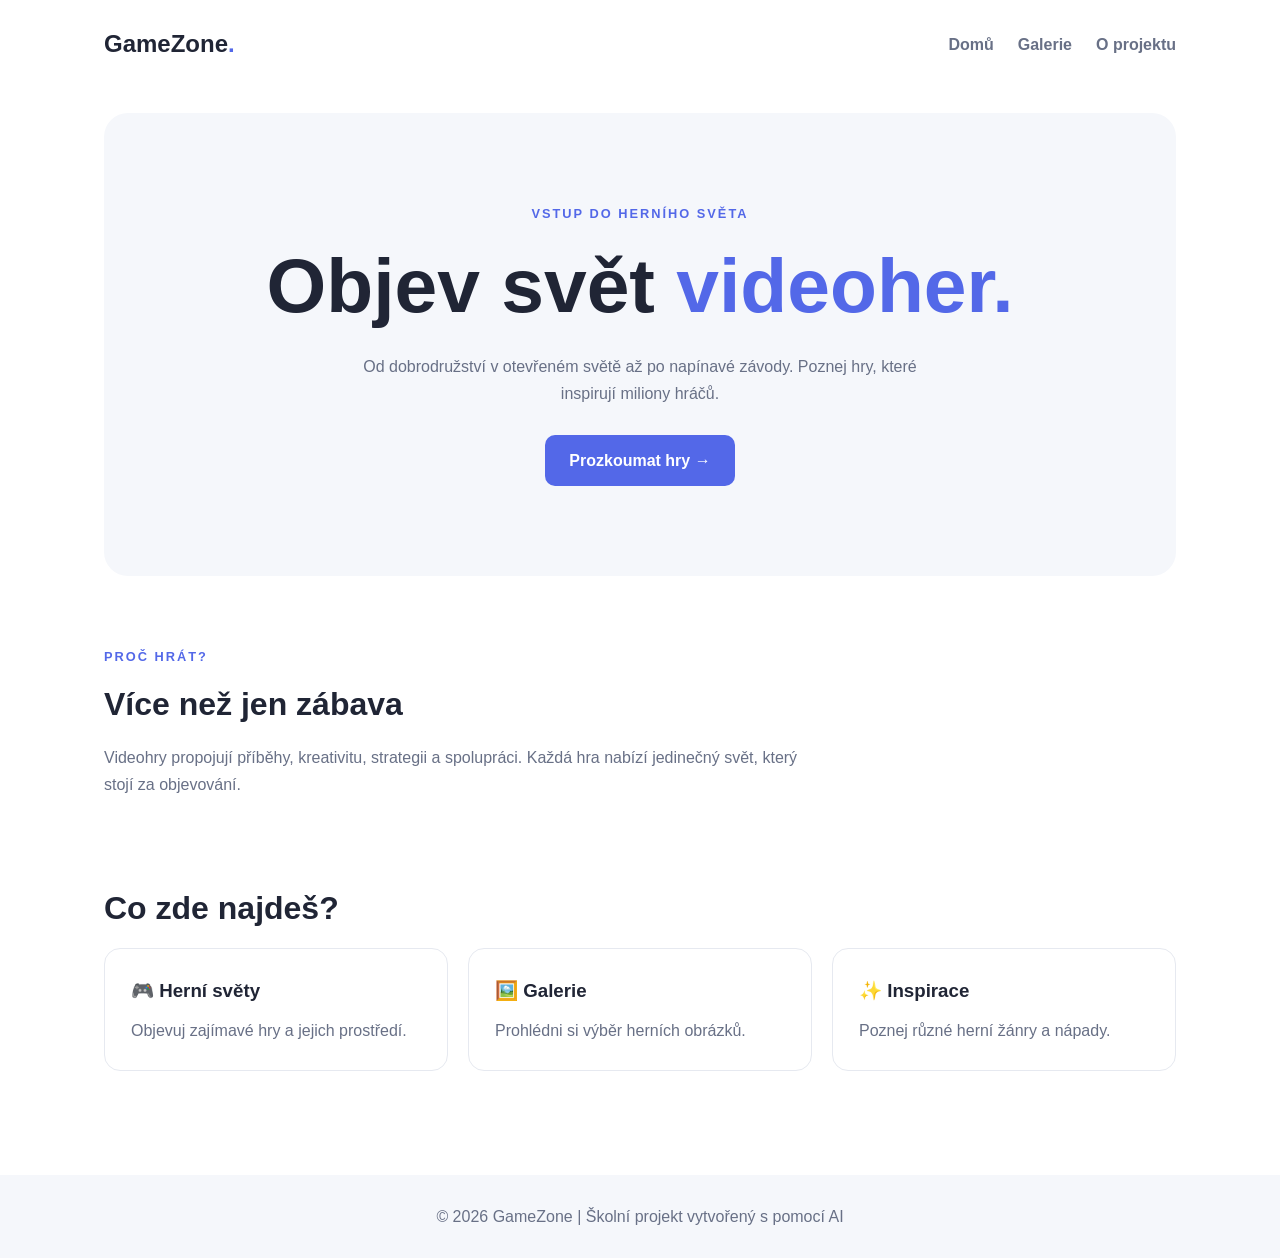
<file: index.html>
<!DOCTYPE html>
<html lang="cs">
<head>
    <meta charset="UTF-8">
    <meta name="viewport" content="width=device-width, initial-scale=1.0">
    <title>GameZone | Svět videoher</title>
    <link rel="stylesheet" href="style.css">
</head>
<body>
    <header class="site-header">
        <a class="logo" href="index.html">GameZone<span>.</span></a>

        <nav>
            <a href="index.html">Domů</a>
            <a href="galerie.html">Galerie</a>
            <a href="zdroje.html">O projektu</a>
        </nav>
    </header>

    <main>
        <section class="hero">
            <p class="eyebrow">VSTUP DO HERNÍHO SVĚTA</p>
            <h1>Objev svět <span>videoher.</span></h1>
            <p class="hero-text">
                Od dobrodružství v otevřeném světě
                až po napínavé závody. Poznej hry,
                které inspirují miliony hráčů.
            </p>
            <a class="button" href="galerie.html">Prozkoumat hry →</a>
        </section>

        <section class="intro">
            <p class="eyebrow">PROČ HRÁT?</p>
            <h2>Více než jen zábava</h2>
            <p>
                Videohry propojují příběhy, kreativitu,
                strategii a spolupráci. Každá hra nabízí
                jedinečný svět, který stojí za objevování.
            </p>
        </section>

        <section class="featured">
            <h2>Co zde najdeš?</h2>

            <div class="cards">
                <article class="card">
                    <h3>🎮 Herní světy</h3>
                    <p>Objevuj zajímavé hry a jejich prostředí.</p>
                </article>

                <article class="card">
                    <h3>🖼️ Galerie</h3>
                    <p>Prohlédni si výběr herních obrázků.</p>
                </article>

                <article class="card">
                    <h3>✨ Inspirace</h3>
                    <p>Poznej různé herní žánry a nápady.</p>
                </article>
            </div>
        </section>
    </main>

    <footer>
        <p>© 2026 GameZone | Školní projekt vytvořený s pomocí AI</p>
    </footer>
</body>
</html>
</file>
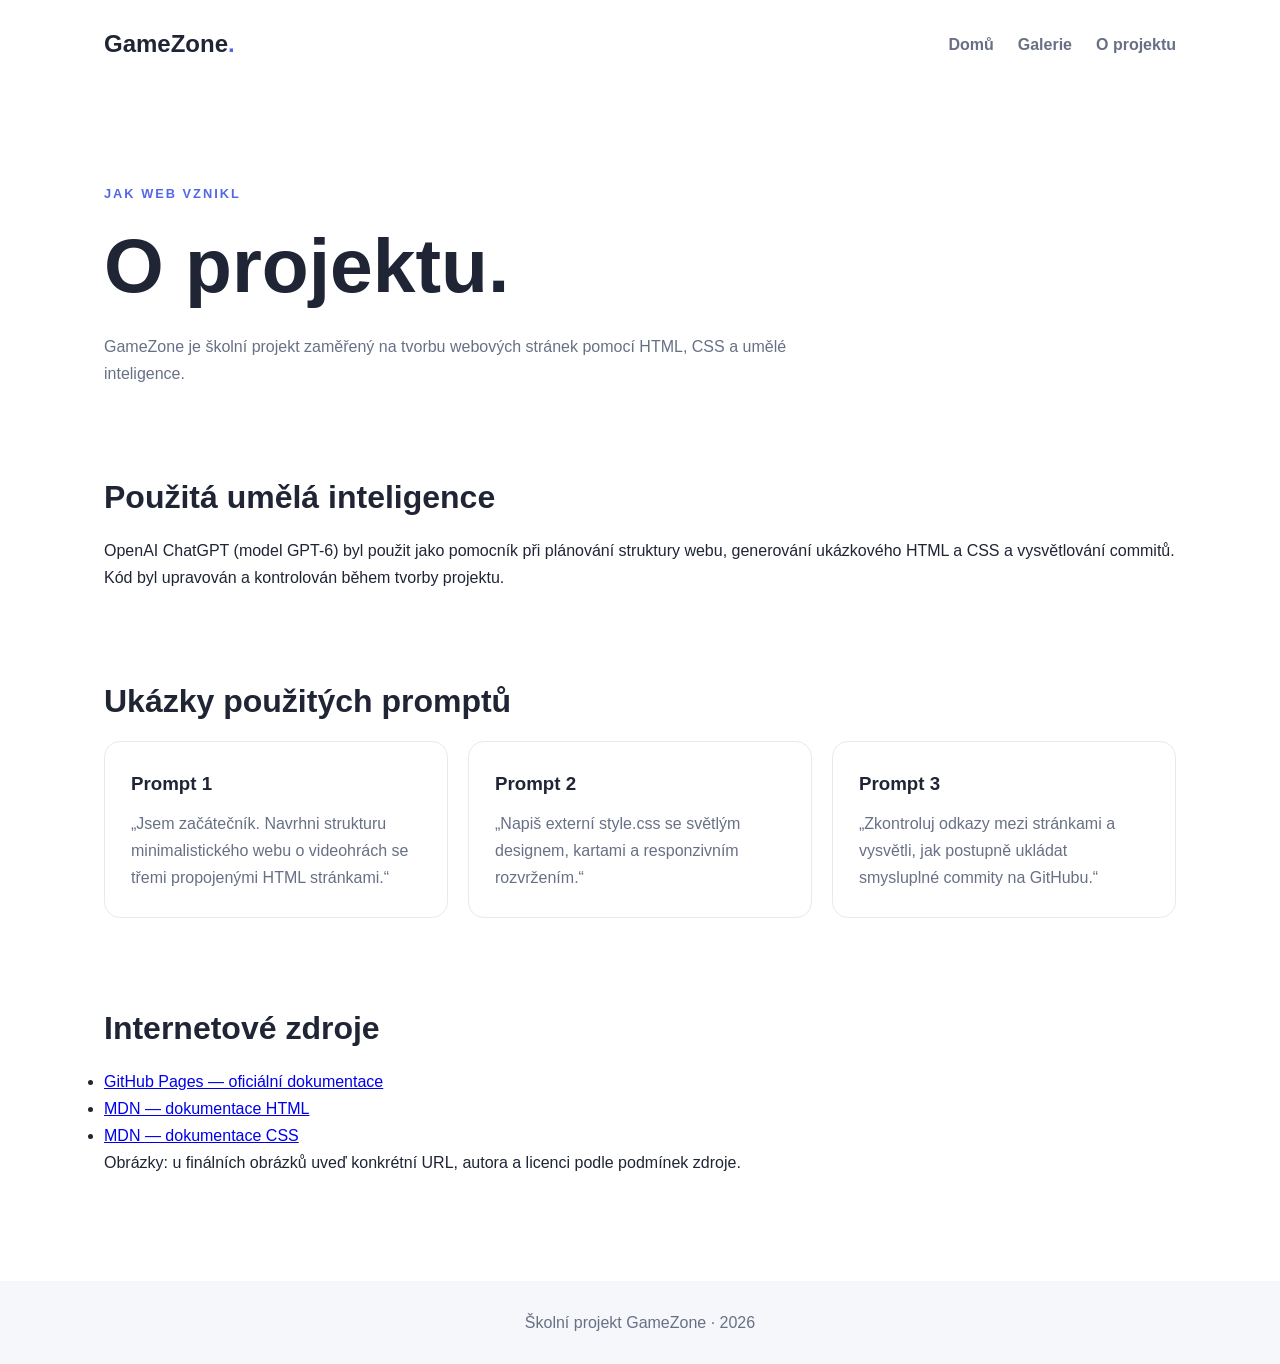
<file: zdroje.html>
<!DOCTYPE html>
<html lang="cs">
<head>
    <meta charset="UTF-8">
    <meta name="viewport" content="width=device-width, initial-scale=1.0">
    <title>O projektu | GameZone</title>
    <link rel="stylesheet" href="style.css">
</head>
<body>
    <header class="site-header">
        <a class="logo" href="index.html">GameZone<span>.</span></a>
        <nav>
            <a href="index.html">Domů</a>
            <a href="galerie.html">Galerie</a>
            <a href="zdroje.html">O projektu</a>
        </nav>
    </header>

    <main>
        <section class="intro">
            <p class="eyebrow">JAK WEB VZNIKL</p>
            <h1>O projektu<span>.</span></h1>
            <p>
                GameZone je školní projekt zaměřený na tvorbu
                webových stránek pomocí HTML, CSS a umělé inteligence.
            </p>
        </section>

        <section class="featured">
            <h2>Použitá umělá inteligence</h2>
            <p>
                OpenAI ChatGPT (model GPT-6) byl použit jako
                pomocník při plánování struktury webu, generování
                ukázkového HTML a CSS a vysvětlování commitů.
                Kód byl upravován a kontrolován během tvorby projektu.
            </p>
        </section>

        <section class="featured">
            <h2>Ukázky použitých promptů</h2>
            <div class="cards">
                <article class="card">
                    <h3>Prompt 1</h3>
                    <p>
                        „Jsem začátečník. Navrhni strukturu
                        minimalistického webu o videohrách se třemi
                        propojenými HTML stránkami.“
                    </p>
                </article>

                <article class="card">
                    <h3>Prompt 2</h3>
                    <p>
                        „Napiš externí style.css se světlým designem,
                        kartami a responzivním rozvržením.“
                    </p>
                </article>

                <article class="card">
                    <h3>Prompt 3</h3>
                    <p>
                        „Zkontroluj odkazy mezi stránkami a vysvětli,
                        jak postupně ukládat smysluplné commity na GitHubu.“
                    </p>
                </article>
            </div>
        </section>

        <section class="featured">
            <h2>Internetové zdroje</h2>
            <ul>
                <li>
                    <a href="https://docs.github.com/en/pages"
                       target="_blank" rel="noopener noreferrer">
                        GitHub Pages — oficiální dokumentace
                    </a>
                </li>
                <li>
                    <a href="https://developer.mozilla.org/en-US/docs/Web/HTML"
                       target="_blank" rel="noopener noreferrer">
                        MDN — dokumentace HTML
                    </a>
                </li>
                <li>
                    <a href="https://developer.mozilla.org/en-US/docs/Web/CSS"
                       target="_blank" rel="noopener noreferrer">
                        MDN — dokumentace CSS
                    </a>
                </li>
            </ul>
            <p>
                Obrázky: u finálních obrázků uveď konkrétní URL,
                autora a licenci podle podmínek zdroje.
            </p>
        </section>
    </main>

    <footer>
        <p>Školní projekt GameZone · 2026</p>
    </footer>
</body>
</html>
</file>
<file: style.css>
* {
    box-sizing: border-box;
    margin: 0;
    padding: 0;
}

:root {
    --background: #ffffff;
    --surface: #f5f7fb;
    --text: #202535;
    --muted: #687086;
    --accent: #5368e8;
    --border: #e6e9f0;
}

body {
    font-family: Arial, Helvetica, sans-serif;
    background: var(--background);
    color: var(--text);
    line-height: 1.7;
}

.site-header {
    max-width: 1120px;
    margin: auto;
    padding: 24px;
    display: flex;
    justify-content: space-between;
    align-items: center;
    gap: 20px;
    flex-wrap: wrap;
}

.logo {
    color: var(--text);
    font-size: 1.5rem;
    font-weight: 800;
    text-decoration: none;
}

.logo span,
.hero h1 span {
    color: var(--accent);
}

nav {
    display: flex;
    flex-wrap: wrap;
    gap: 24px;
}

nav a {
    color: var(--muted);
    text-decoration: none;
    font-weight: 600;
}

nav a:hover {
    color: var(--accent);
}

main {
    max-width: 1120px;
    margin: auto;
    padding: 24px;
}

.hero {
    background: var(--surface);
    padding: 90px 40px;
    border-radius: 24px;
    text-align: center;
}

.eyebrow {
    color: var(--accent);
    font-size: 0.8rem;
    font-weight: 800;
    letter-spacing: 2px;
    margin-bottom: 16px;
}

h1 {
    font-size: clamp(2.5rem, 7vw, 4.8rem);
    line-height: 1.15;
    margin-bottom: 24px;
}

h2 {
    font-size: 2rem;
    line-height: 1.3;
    margin-bottom: 18px;
}

.hero-text {
    max-width: 600px;
    margin: 0 auto 28px;
    color: var(--muted);
}

.button {
    display: inline-block;
    padding: 12px 24px;
    background: var(--accent);
    color: white;
    border-radius: 10px;
    text-decoration: none;
    font-weight: 700;
}

.button:hover {
    opacity: 0.88;
}

.intro,
.featured {
    padding: 70px 0 20px;
}

.intro > p:last-child {
    max-width: 700px;
    color: var(--muted);
}

.cards {
    display: grid;
    grid-template-columns: repeat(3, minmax(0, 1fr));
    gap: 20px;
}

.card {
    padding: 26px;
    border: 1px solid var(--border);
    border-radius: 16px;
    background: white;
}

.card p {
    color: var(--muted);
    margin-top: 10px;
}

footer {
    margin-top: 60px;
    padding: 28px 20px;
    background: var(--surface);
    color: var(--muted);
    text-align: center;
}

img {
    display: block;
    max-width: 100%;
    height: auto;
}

@media (max-width: 700px) {
    .site-header {
        flex-direction: column;
    }

    nav {
        justify-content: center;
        gap: 16px;
    }

    .hero {
        padding: 60px 20px;
    }

    .cards {
        grid-template-columns: 1fr;
    }

    .intro,
    .featured {
        padding-top: 48px;
    }
}
</file>
